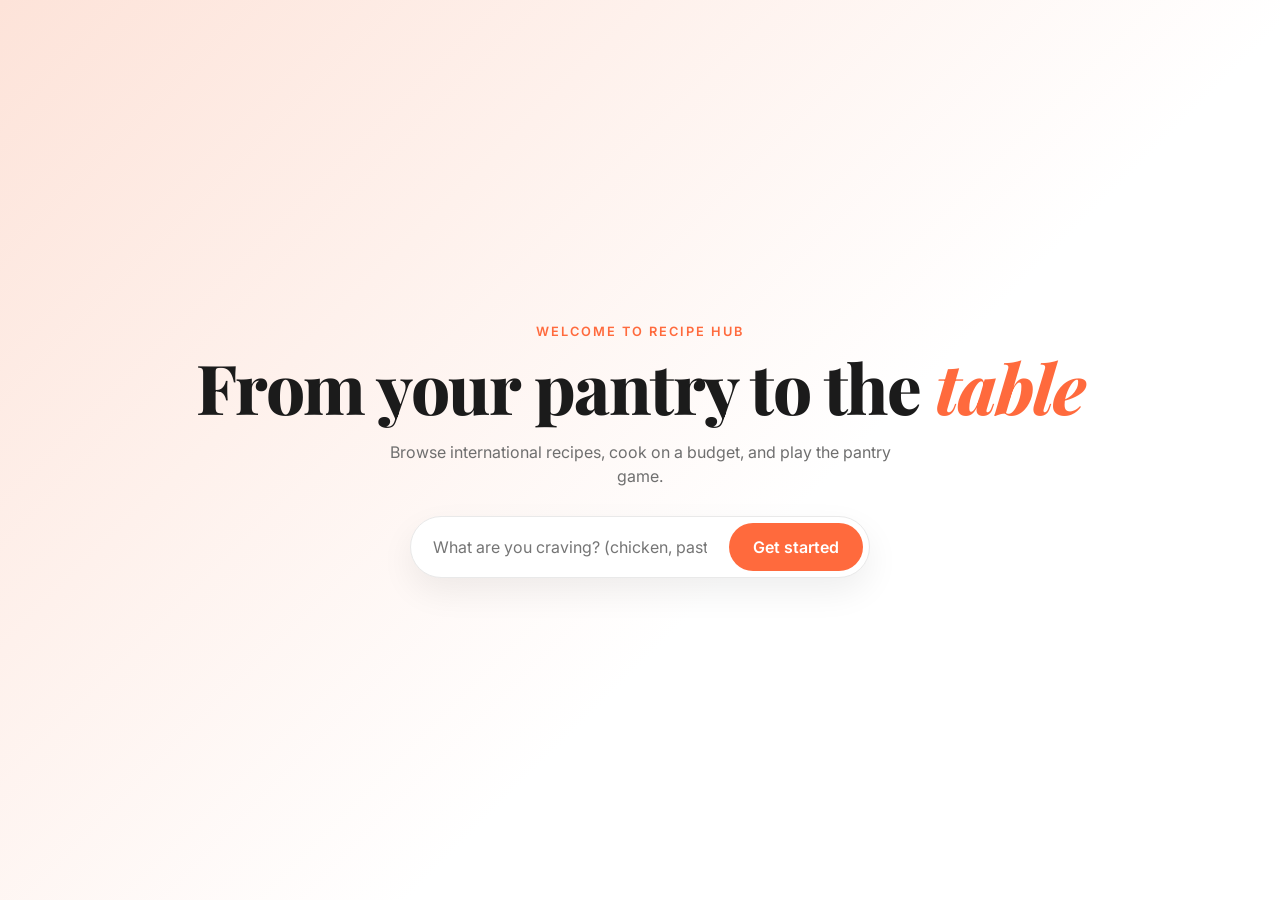
<file: site/index.html>
<!DOCTYPE html>
<html lang="en"><head><meta charset="UTF-8"><meta name="viewport" content="width=device-width, initial-scale=1.0">
<link rel="preconnect" href="https://fonts.googleapis.com"><link rel="preconnect" href="https://fonts.gstatic.com" crossorigin>
<link href="https://fonts.googleapis.com/css2?family=Inter:wght@400;500;600&family=Playfair+Display:ital,wght@0,600;0,800;1,600&display=swap" rel="stylesheet">
<link rel="stylesheet" href="css/theme.css"><link rel="stylesheet" href="css/game.css"><title>Recipe Hub - Welcome</title></head>
<body><section class="land"><div>
  <p class="kick">Welcome to Recipe Hub</p>
  <h1>From your pantry to the <em>table</em></h1>
  <p>Browse international recipes, cook on a budget, and play the pantry game.</p>
  <form class="pill" id="f"><input id="q" placeholder="What are you craving? (chicken, pasta...)"><button id="go">Get started</button></form>
</div></section>
<script>
  const loggedIn = !!localStorage.getItem("rp_token");
  if (loggedIn) document.getElementById("go").textContent = "Open the kitchen";
  document.getElementById("f").onsubmit = e => { e.preventDefault(); location.href = loggedIn ? "pages/home.html" : "pages/login.html"; };
</script></body></html>
</file>
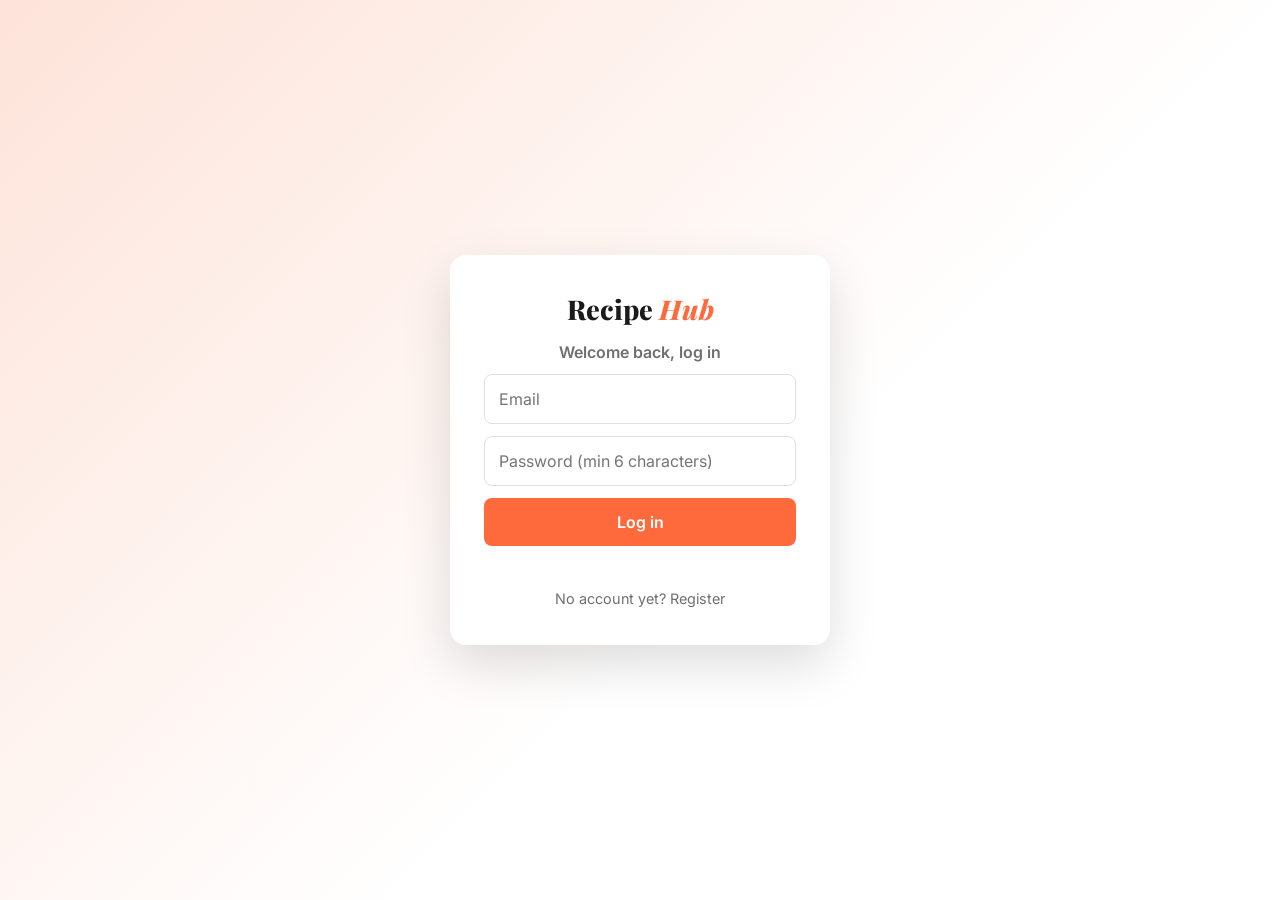
<file: site/pages/budget.html>
<!DOCTYPE html>
<html lang="en"><head><meta charset="UTF-8"><meta name="viewport" content="width=device-width, initial-scale=1.0">
<link rel="preconnect" href="https://fonts.googleapis.com"><link rel="preconnect" href="https://fonts.gstatic.com" crossorigin>
<link href="https://fonts.googleapis.com/css2?family=Inter:wght@400;500;600&family=Playfair+Display:ital,wght@0,600;0,800;1,600&display=swap" rel="stylesheet">
<link rel="stylesheet" href="../css/theme.css"><link rel="stylesheet" href="../css/game.css"><title>Budget Plate</title></head>
<body>
<main class="wrap">
  <nav class="nav" id="nav" aria-label="Budget"></nav>
  <section class="band rv"><h2>Eat well. Spend less.</h2>
    <div class="sbox"><input id="q" type="search" placeholder="Recipe or ingredient..." autocomplete="off"><input id="max" type="number" min="0" placeholder="Max ₱"><button id="go">Find</button></div></section>
  <h2 class="sec rv">Cheapest Picks</h2><section class="g3" id="top3"></section>
  <h2 class="sec rv" id="grid">All Budget Recipes <small id="count"></small></h2><section class="g3" id="all"></section>
  <div class="more"><button id="more">Load more</button></div>
</main>
<script src="../js/auth.js"></script><script src="../js/common.js"></script><script src="../js/pages/budget.js"></script>
</body></html>
</file>
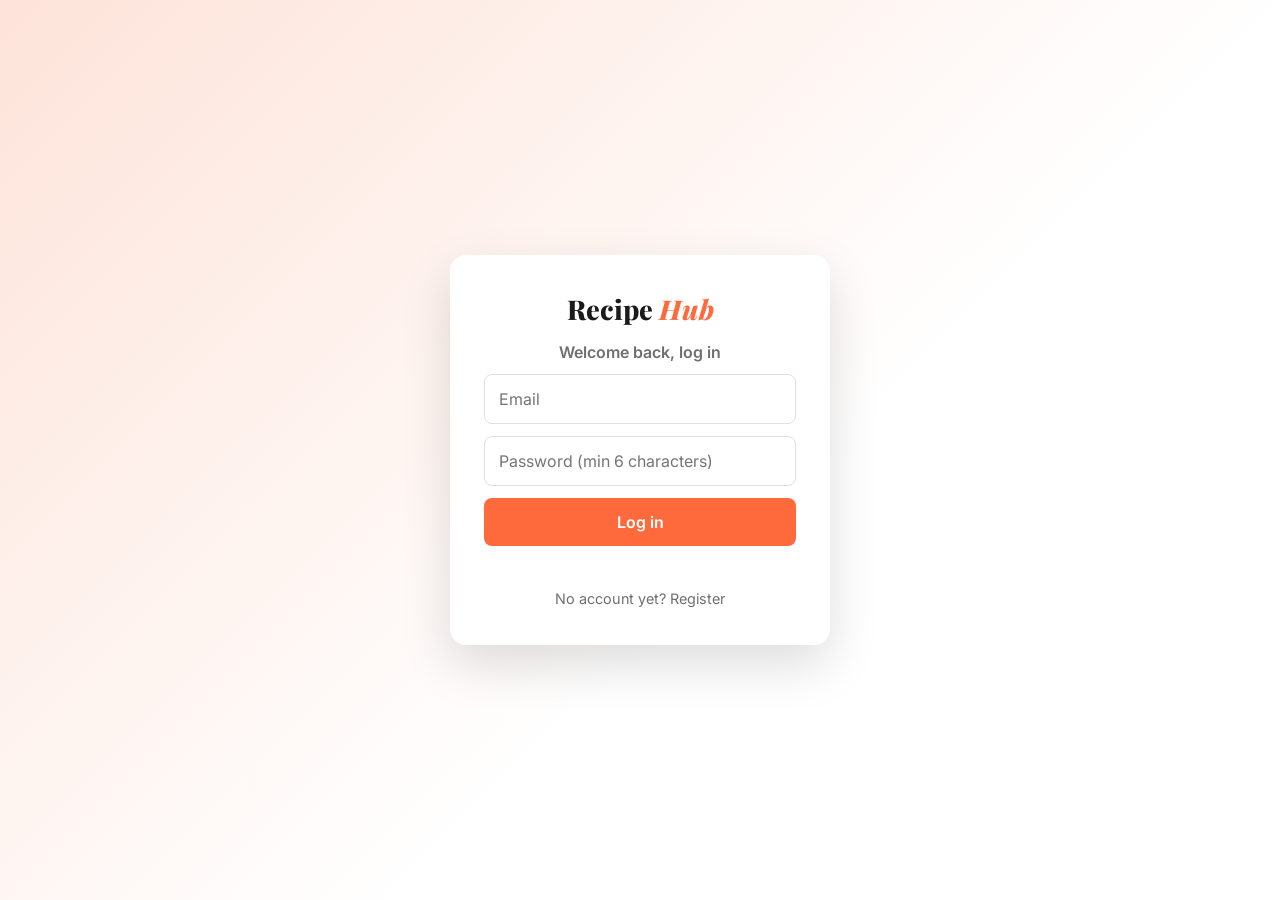
<file: site/pages/cook.html>
<!DOCTYPE html>
<html lang="en"><head><meta charset="UTF-8"><meta name="viewport" content="width=device-width, initial-scale=1.0">
<link rel="preconnect" href="https://fonts.googleapis.com"><link rel="preconnect" href="https://fonts.gstatic.com" crossorigin>
<link href="https://fonts.googleapis.com/css2?family=Inter:wght@400;500;600&family=Playfair+Display:ital,wght@0,600;0,800;1,600&display=swap" rel="stylesheet">
<link rel="stylesheet" href="../css/theme.css"><link rel="stylesheet" href="../css/game.css"><title>Cook step by step</title></head>
<body>
<main class="wrap" id="cook" style="max-width:760px;padding-top:30px">Loading...</main>
<script src="../js/auth.js"></script><script src="../js/common.js"></script><script src="../js/pages/cook.js"></script>
</body></html>
</file>
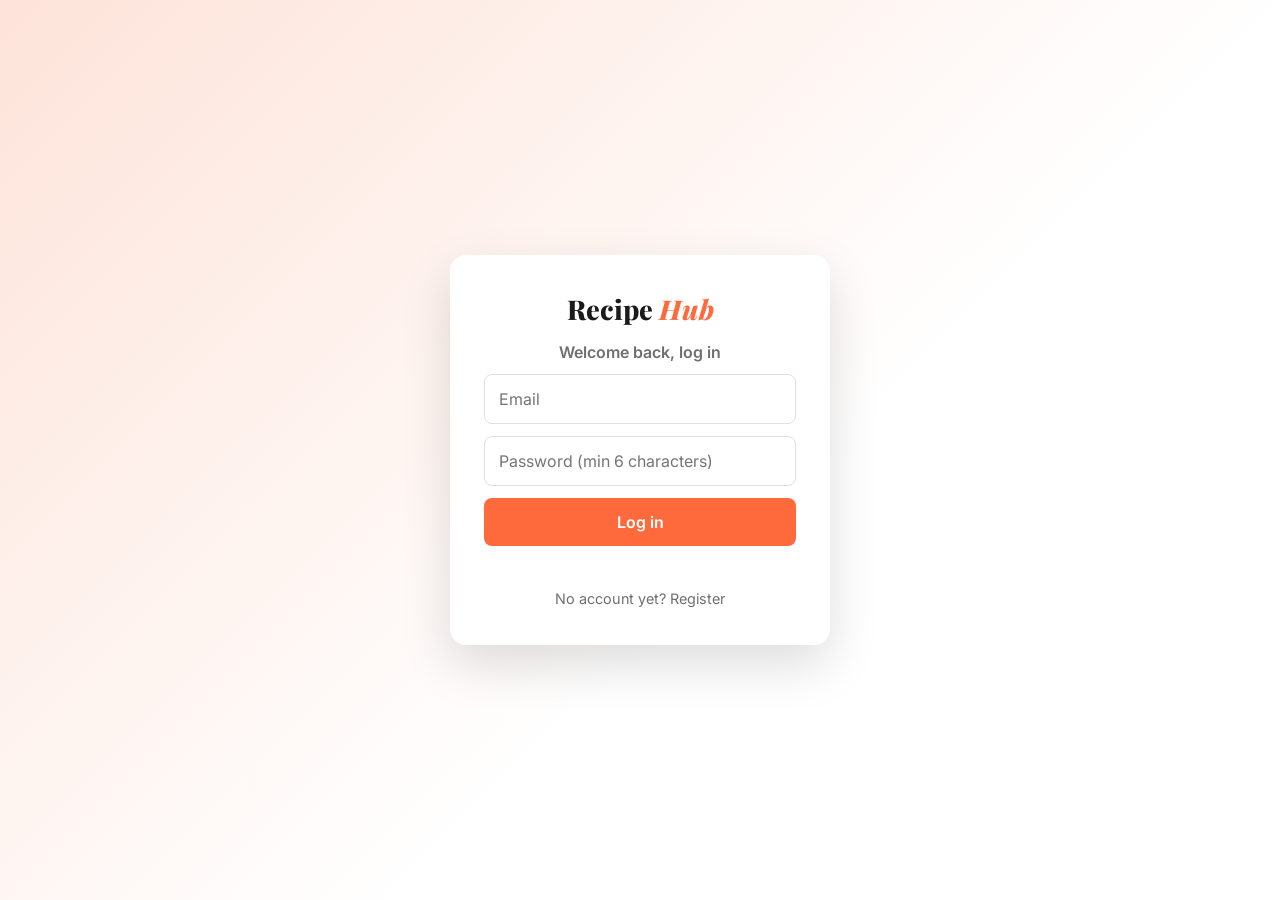
<file: site/pages/gallery.html>
<!DOCTYPE html>
<html lang="en"><head><meta charset="UTF-8"><meta name="viewport" content="width=device-width, initial-scale=1.0">
<link rel="preconnect" href="https://fonts.googleapis.com"><link rel="preconnect" href="https://fonts.gstatic.com" crossorigin>
<link href="https://fonts.googleapis.com/css2?family=Inter:wght@400;500;600&family=Playfair+Display:ital,wght@0,600;0,800;1,600&display=swap" rel="stylesheet">
<link rel="stylesheet" href="../css/theme.css"><link rel="stylesheet" href="../css/game.css"><title>Recipe Gallery</title></head>
<body>
<main class="wrap" style="padding-top:36px">
  <h1 style="font-size:2.4rem;margin:0">Recipe Gallery</h1>
  <p style="color:var(--mut);margin:6px 0 26px">Scroll or swipe through every dish. Tap one to see the recipe.</p>
  <div class="gal" id="gal">Loading...</div>
</main>
<script src="../js/auth.js"></script><script src="../js/common.js"></script><script src="../js/pages/gallery.js"></script>
</body></html>
</file>
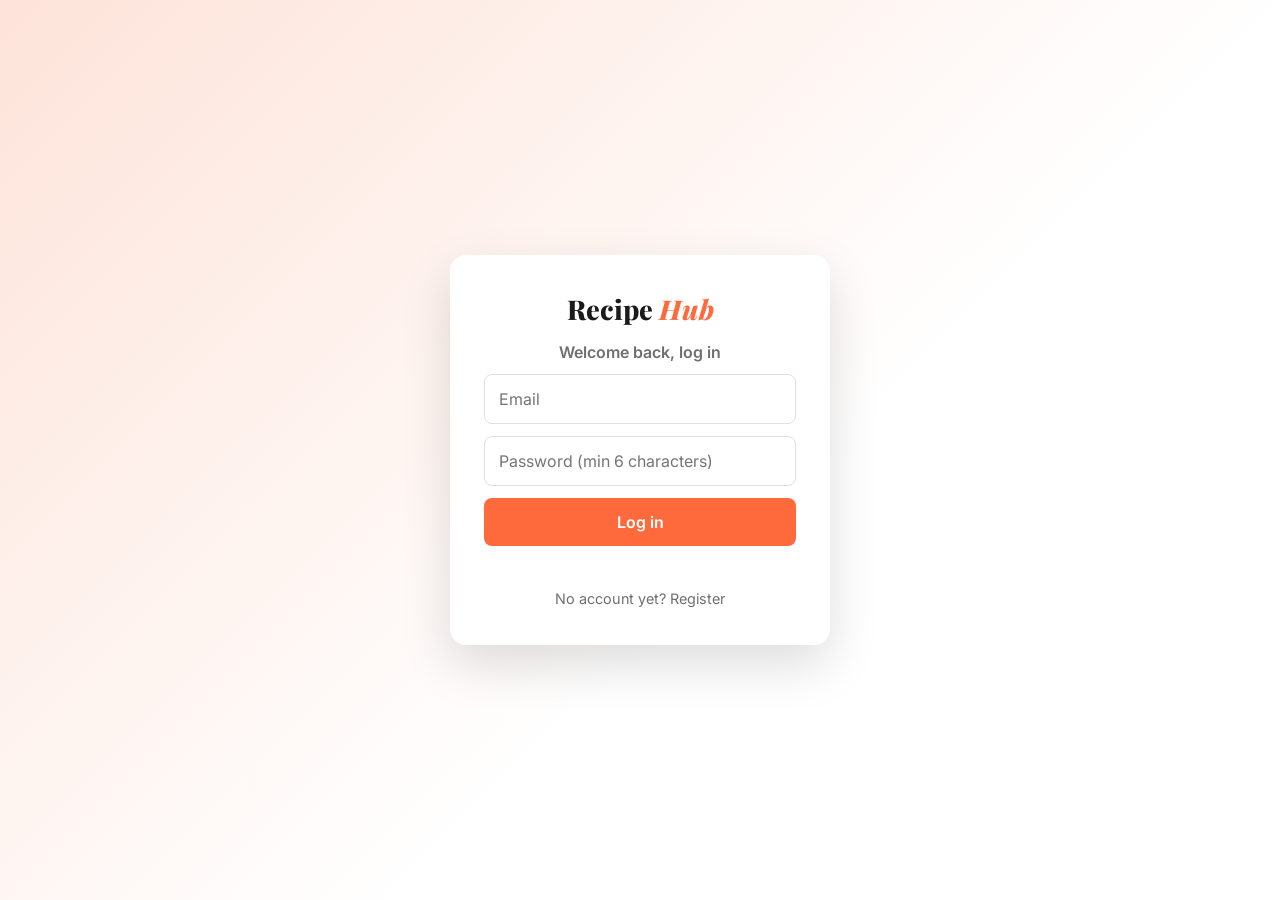
<file: site/pages/game.html>
<!DOCTYPE html>
<html lang="en"><head><meta charset="UTF-8"><meta name="viewport" content="width=device-width, initial-scale=1.0">
<link rel="preconnect" href="https://fonts.googleapis.com"><link rel="preconnect" href="https://fonts.gstatic.com" crossorigin>
<link href="https://fonts.googleapis.com/css2?family=Inter:wght@400;500;600&family=Playfair+Display:ital,wght@0,600;0,800;1,600&display=swap" rel="stylesheet">
<link rel="stylesheet" href="../css/theme.css"><link rel="stylesheet" href="../css/game.css"><title>Pantry Roulette</title></head>
<body>
<main class="wrap">
  <section class="band rv" style="margin-top:28px"><h2>Guess the ingredients, cook the recipe.</h2><p style="margin:0;color:var(--mut)">Pick a level, read the order, and choose the right ingredients from a shuffled pantry.</p></section>
  <h2 class="sec rv">Choose a level</h2><div class="g3" id="levels">Loading...</div>
  <section id="board" hidden><h2 class="sec">Your order</h2>
    <div class="ticket"><span class="tag" id="tCuisine"></span><h3 id="tName"></h3><p id="tDesc"></p><p class="need">Pick exactly <b id="tNeeds"></b> ingredients from the shuffled pantry.</p></div>
    <div id="pantry" class="pantry"></div>
    <div class="actions"><button id="cookBtn" type="button" class="btn">Cook it!</button><button id="newBtn" type="button" class="btn ghost">New random order</button><span id="picked">0 selected</span></div>
    <p id="feedback" role="status"></p></section>
</main>
<script src="../js/auth.js"></script><script src="../js/common.js"></script><script src="../js/pages/game.js"></script>
</body></html>
</file>
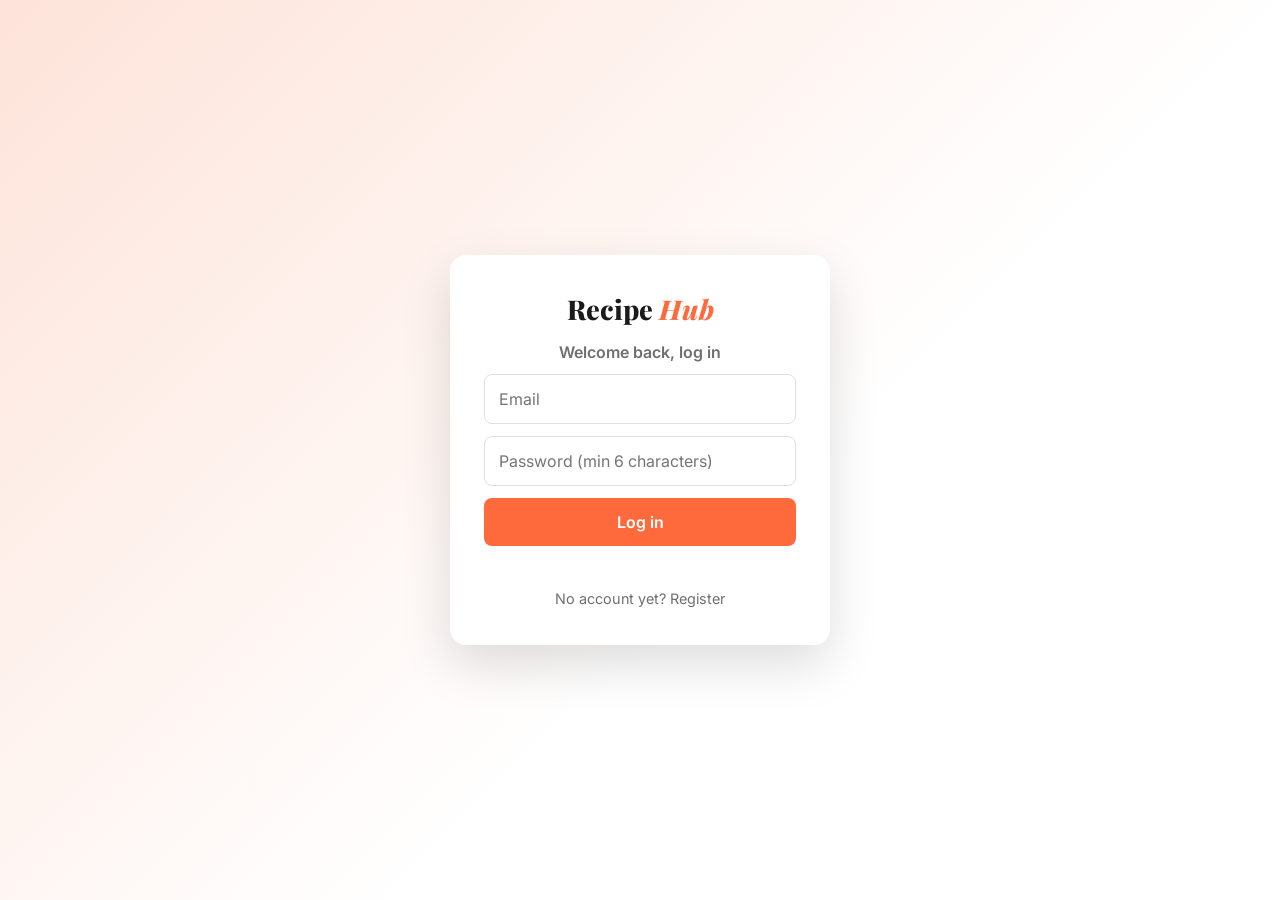
<file: site/pages/home.html>
<!DOCTYPE html>
<html lang="en"><head><meta charset="UTF-8"><meta name="viewport" content="width=device-width, initial-scale=1.0">
<link rel="preconnect" href="https://fonts.googleapis.com"><link rel="preconnect" href="https://fonts.gstatic.com" crossorigin>
<link href="https://fonts.googleapis.com/css2?family=Inter:wght@400;500;600&family=Playfair+Display:ital,wght@0,600;0,800;1,600&display=swap" rel="stylesheet">
<link rel="stylesheet" href="../css/theme.css"><link rel="stylesheet" href="../css/game.css"><title>Recipe Hub - Home</title></head>
<body>
<main class="wrap">
  <section class="hero"><div><p class="kick">A kitchen without borders</p><h1>Cook something <em>good</em> tonight</h1>
    <p>Filipino, Italian, Spanish, British, American and Chinese kitchens, with ingredients, steps and nutrition laid out plainly.</p>
    <button class="btn" id="browse" style="margin-top:22px">Browse recipes</button></div>
    <div class="wall" id="wall"></div></section>
  <nav class="nav" id="nav" aria-label="Cuisines"></nav>
  <section class="g3" id="top3"></section>
  <section class="band rv" id="search"><h2>Hungry? Find a recipe.</h2>
    <div class="sbox"><input id="q" type="search" placeholder="Recipe, ingredient or cuisine..." autocomplete="off"><button id="go">Search</button></div></section>
  <h2 class="sec rv">Latest Recipes</h2>
  <div class="cols"><div id="latest"></div>
    <aside><div class="about rv"><div class="av">🍳</div><h4>Cook something good tonight</h4><p>Recipes from six kitchens, with ingredients, steps and nutrition laid out plainly.</p></div>
      <h3 class="sec2 rv">Fresh Recipes</h3><div class="fresh" id="fresh"></div></aside></div>
  <h2 class="sec big rv">Curated Collections</h2><section class="g3" id="collections"></section>
  <h2 class="sec rv" id="grid">All Recipes <small id="count"></small></h2><section class="g3" id="all"></section>
  <div class="more"><button id="more">Load more</button></div>
</main>
<script src="../js/auth.js"></script><script src="../js/common.js"></script><script src="../js/pages/home.js"></script>
</body></html>
</file>
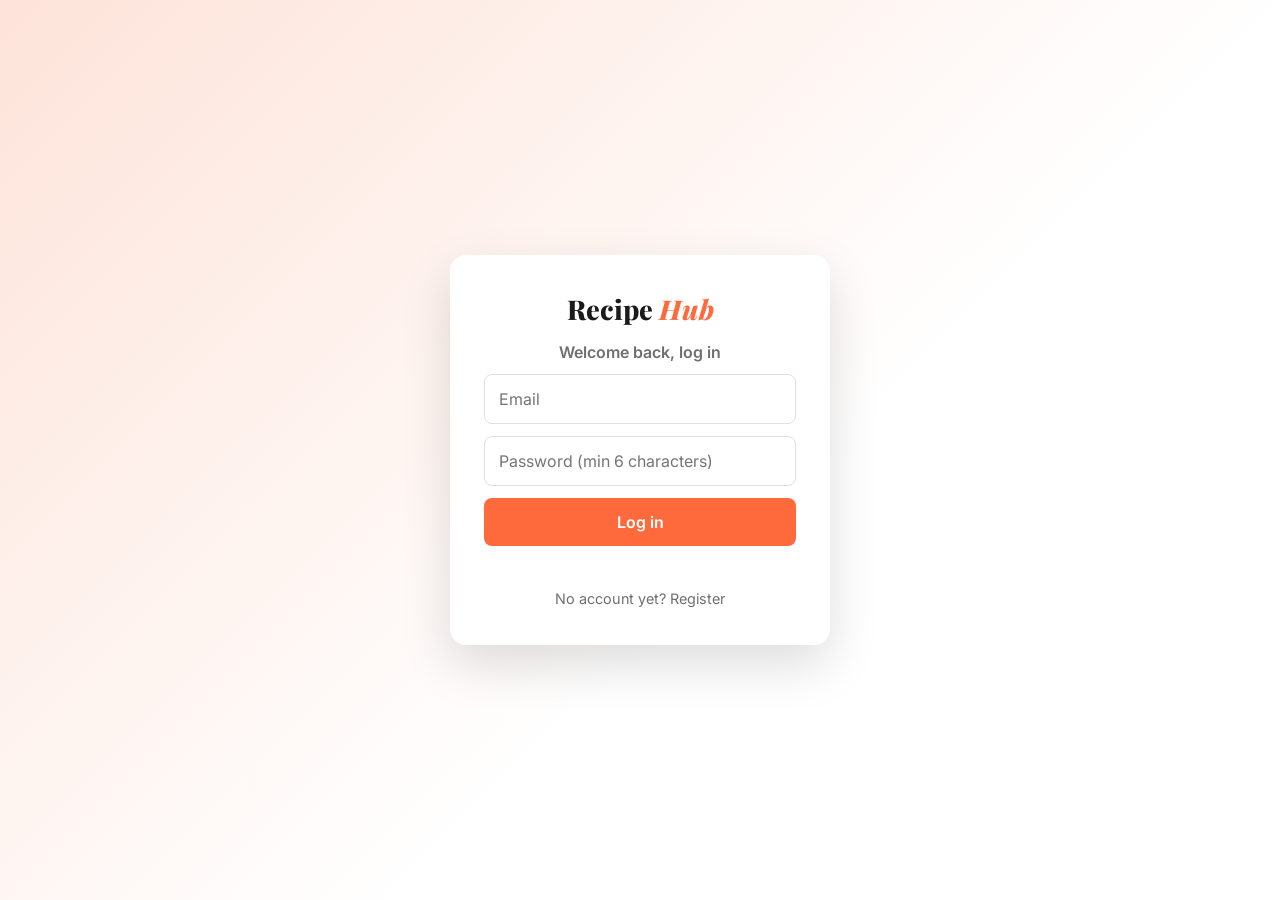
<file: site/pages/login.html>
<!DOCTYPE html>
<html lang="en"><head><meta charset="UTF-8"><meta name="viewport" content="width=device-width, initial-scale=1.0">
<link rel="preconnect" href="https://fonts.googleapis.com"><link rel="preconnect" href="https://fonts.gstatic.com" crossorigin>
<link href="https://fonts.googleapis.com/css2?family=Inter:wght@400;500;600&family=Playfair+Display:ital,wght@0,600;0,800;1,600&display=swap" rel="stylesheet">
<link rel="stylesheet" href="../css/theme.css"><link rel="stylesheet" href="../css/game.css"><title>Log in</title></head>
<body><div class="login"><form id="f">
  <a class="logo" href="../index.html">Recipe <em>Hub</em></a>
  <h2 id="title">Welcome back, log in</h2>
  <input id="name" placeholder="Your name" hidden>
  <input id="email" type="email" placeholder="Email" required>
  <input id="password" type="password" placeholder="Password (min 6 characters)" required minlength="6">
  <button class="btn" id="go">Log in</button>
  <div class="msg" id="msg"></div>
  <button type="button" class="lnk" id="toggle">No account yet? Register</button>
</form></div>
<script>
  const $ = id => document.getElementById(id);
  let signup = false;
  if (localStorage.getItem("rp_token")) location.replace("home.html");
  function mode(on) {
    signup = on;
    $("title").textContent = on ? "Create your account" : "Welcome back, log in";
    $("go").textContent = on ? "Register" : "Log in";
    $("name").hidden = !on; $("msg").textContent = "";
    $("toggle").textContent = on ? "Have an account? Log in" : "No account yet? Register";
  }
  $("toggle").onclick = () => mode(!signup);
  $("f").onsubmit = async e => {
    e.preventDefault(); $("msg").className = "msg"; $("msg").textContent = ""; $("go").disabled = true;
    try {
      const res = await fetch(signup ? "/api/auth/register" : "/api/auth/login", { method: "POST", headers: { "Content-Type": "application/json" },
        body: JSON.stringify({ email: $("email").value, password: $("password").value, name: $("name").value }) });
      const data = await res.json().catch(() => ({}));
      if (!res.ok) throw new Error(data.detail || "Something went wrong");
      if (signup) { mode(false); $("msg").className = "msg ok"; $("msg").textContent = data.message; }
      else { localStorage.setItem("rp_token", data.access_token); localStorage.setItem("rp_user", JSON.stringify(data.user)); location.href = "home.html"; }
    } catch (err) { $("msg").textContent = err.message; }
    $("go").disabled = false;
  };
</script></body></html>
</file>
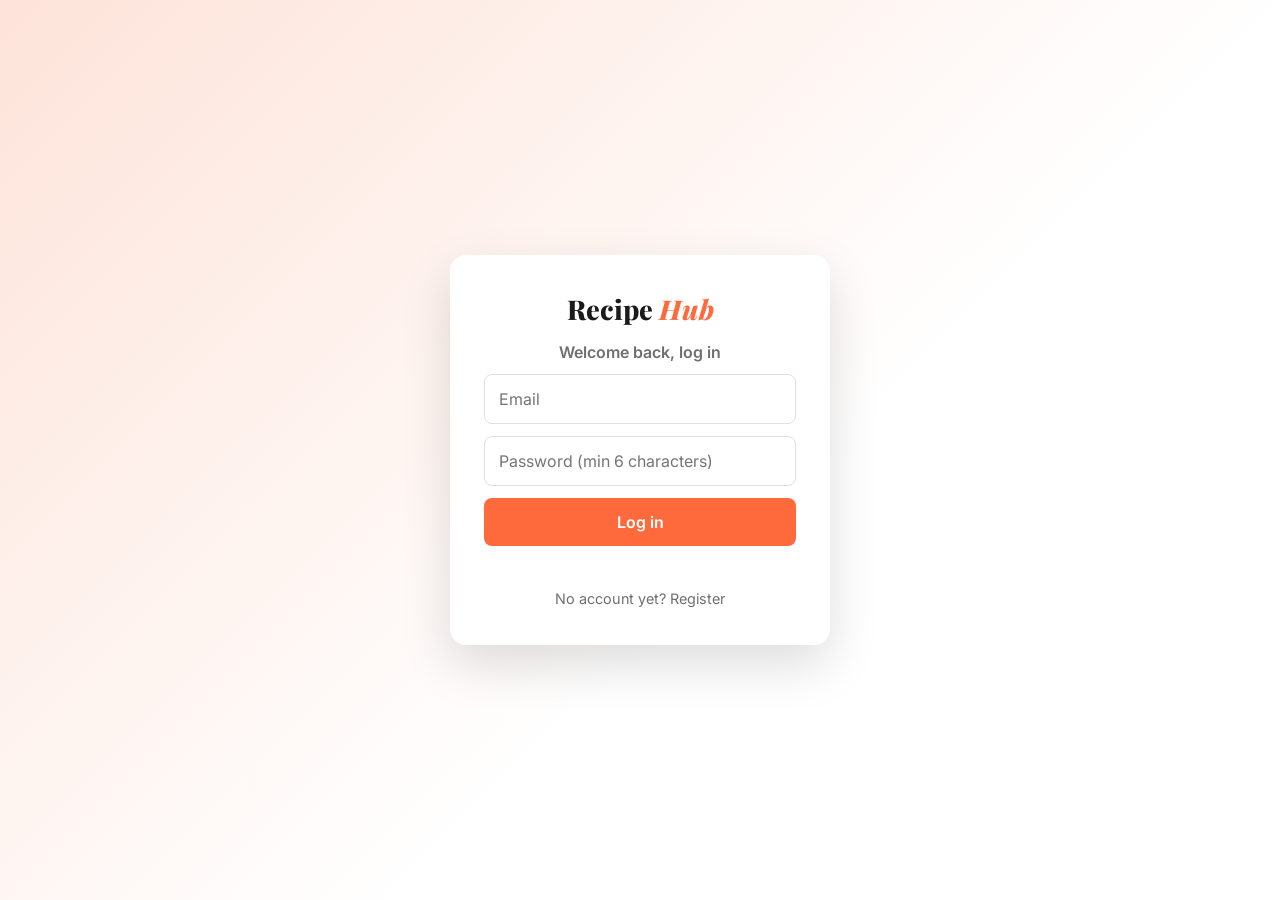
<file: site/pages/profile.html>
<!DOCTYPE html>
<html lang="en"><head><meta charset="UTF-8"><meta name="viewport" content="width=device-width, initial-scale=1.0">
<link rel="preconnect" href="https://fonts.googleapis.com"><link rel="preconnect" href="https://fonts.gstatic.com" crossorigin>
<link href="https://fonts.googleapis.com/css2?family=Inter:wght@400;500;600&family=Playfair+Display:ital,wght@0,600;0,800;1,600&display=swap" rel="stylesheet">
<link rel="stylesheet" href="../css/theme.css"><link rel="stylesheet" href="../css/game.css"><title>My profile</title></head>
<body>
<main class="wrap"><div class="pcard" id="p">Loading...</div></main>
<script src="../js/auth.js"></script><script src="../js/common.js"></script><script src="../js/pages/profile.js"></script>
</body></html>
</file>
<file: site/css/theme.css>
:root{--ink:#1b1b1b;--mut:#6f6f6f;--acc:#ff6a3d;--peach:#fde3d9;--line:#e9e9e9;--r:10px}
*{box-sizing:border-box}html{scroll-behavior:smooth}
body{margin:0;font-family:Inter,system-ui,sans-serif;color:var(--ink);background:#fff;line-height:1.5}
h1,h2,h3,h4,.logo{font-family:"Playfair Display",Georgia,serif;margin:0}
button{font:inherit;cursor:pointer}img{display:block;width:100%;height:100%;object-fit:cover}
.wrap{max-width:1100px;margin:0 auto;padding:0 20px}
/* header */
.hd{position:sticky;top:0;z-index:20;background:#fff;border-bottom:1px solid var(--line);transition:box-shadow .3s}
.hd.sc{box-shadow:0 6px 20px #0001}
.hd-in{display:flex;align-items:center;justify-content:space-between;padding-top:14px;padding-bottom:10px;transition:padding .3s}
.hd.sc .hd-in{padding-top:8px;padding-bottom:6px}
.logo{font-size:1.7rem;font-weight:800;text-decoration:none;color:var(--ink)}.logo em{color:var(--acc)}
.ic{width:40px;height:40px;border:0;background:none;font-size:1.1rem}
.nav{display:flex;gap:6px;overflow-x:auto;padding-bottom:10px;scrollbar-width:none}
.nav button{border:0;background:none;padding:6px 14px;border-radius:999px;font-size:.85rem;white-space:nowrap;color:var(--mut)}
.nav button:hover{color:var(--ink)}.nav button.on{background:var(--ink);color:#fff}
/* cards */
.g3{display:grid;grid-template-columns:repeat(3,1fr);gap:20px;margin:24px 0}
.card{cursor:pointer}.card h3{font-size:1.05rem;margin:6px 0 2px}
.ph{position:relative;aspect-ratio:4/3;overflow:hidden;border-radius:var(--r);background:linear-gradient(135deg,#ffd9c7,#ffe9b8)}
.ph[data-c=Filipino]{background:linear-gradient(135deg,#ffd0a8,#ff9f68)}.ph[data-c=Italian]{background:linear-gradient(135deg,#cfe8c4,#f3b7a8)}
.ph[data-c=Spanish]{background:linear-gradient(135deg,#ffe29a,#ff9d7a)}.ph[data-c=British]{background:linear-gradient(135deg,#c9d6f2,#e7c9d6)}
.ph[data-c=American]{background:linear-gradient(135deg,#ffc9c9,#c9d9ff)}.ph[data-c=Chinese]{background:linear-gradient(135deg,#ffb7a1,#ffe08a)}
.ph::before{content:attr(data-i);position:absolute;inset:0;display:grid;place-items:center;font:800 3.5rem "Playfair Display",serif;color:#fff9}
.ph img{position:absolute;inset:0;transition:transform .6s cubic-bezier(.2,.7,.2,1)}
.card:hover .ph img,.li:hover .ph img,.fr:hover img{transform:scale(1.08)}
.st{color:var(--acc);font-size:.8rem;letter-spacing:1px}.cb small,.li small{color:var(--mut)}
/* band */
.band{background:var(--peach);border-radius:var(--r);padding:28px;display:flex;gap:20px;align-items:center;justify-content:space-between;flex-wrap:wrap;margin:36px 0}
.band h2{font-size:1.5rem}.sbox{display:flex;gap:8px;flex:1;min-width:260px;max-width:460px}
.sbox input{flex:1;padding:12px 14px;border:1px solid #fff;border-radius:8px;font:inherit}
.sbox button,.more button{background:var(--acc);color:#fff;border:0;border-radius:8px;padding:12px 22px;font-weight:600;transition:transform .15s,filter .2s}
.sbox button:hover,.more button:hover{filter:brightness(.92)}.sbox button:active,.more button:active{transform:scale(.96)}
/* sections */
.sec{font-size:1.4rem;margin:40px 0 18px;padding-bottom:8px;border-bottom:1px solid var(--line)}.sec.big{font-size:1.9rem}.sec small{font:500 .85rem Inter;color:var(--mut)}
.sec2{font-size:1.2rem;margin:28px 0 14px}
.cols{display:grid;grid-template-columns:1fr 300px;gap:32px}
.feat{cursor:pointer;border:1px solid var(--line);border-radius:var(--r);overflow:hidden;margin-bottom:24px}
.feat .ph{aspect-ratio:16/9;border-radius:0}.feat .cb{padding:18px}.feat h3{font-size:1.5rem}.feat p{color:var(--mut)}
.li{display:grid;grid-template-columns:42% 1fr;gap:18px;align-items:center;margin-bottom:22px;cursor:pointer}.li h3{font-size:1.1rem}
.about{border:1px solid var(--line);border-radius:var(--r);padding:22px;text-align:center}
.av{width:64px;height:64px;margin:0 auto 10px;border-radius:50%;background:var(--peach);display:grid;place-items:center;font-size:1.8rem}
.about p{font-size:.85rem;color:var(--mut)}
.fresh{display:grid;grid-template-columns:1fr 1fr;gap:12px}.fr{cursor:pointer;font-size:.72rem;text-align:center}.fr .ph{aspect-ratio:1;margin-bottom:4px}
/* collections */
.col{cursor:pointer;border:1px solid var(--line);border-radius:var(--r);overflow:hidden;text-align:center;padding-bottom:16px;transition:transform .3s,box-shadow .3s}
.col:hover{transform:translateY(-4px);box-shadow:0 12px 24px #0001}.col .ph{border-radius:0}.col h3{margin:12px 0 6px}
.col span{font-size:.75rem;border:1px solid var(--ink);padding:2px 10px;border-radius:4px}
.more{text-align:center;margin:10px 0 50px}.more[hidden]{display:none}
.empty{grid-column:1/-1;text-align:center;color:var(--mut);padding:40px 0}
/* footer */
.ft{background:#f7f7f7;padding:36px 0;text-align:center;color:var(--mut);font-size:.85rem}
/* modal */
.ov{position:fixed;inset:0;background:#000a;display:flex;align-items:flex-end;justify-content:center;opacity:0;pointer-events:none;transition:opacity .3s;z-index:50}
.ov.open{opacity:1;pointer-events:auto}
.md{background:#fff;width:100%;max-width:600px;max-height:88vh;overflow:auto;border-radius:18px 18px 0 0;padding:30px;position:relative;transform:translateY(40px);transition:transform .4s cubic-bezier(.2,.7,.2,1)}
.ov.open .md{transform:none}
@media(min-width:640px){.ov{align-items:center}.md{border-radius:18px}}
.x{position:absolute;top:12px;right:14px;width:36px;height:36px;border:0;border-radius:50%;background:#f1f1f1;font-size:1.4rem}
.md h3{font-size:1.7rem;margin:6px 0 10px}.md h4{color:var(--acc);margin:20px 0 8px;font:600 .85rem Inter;text-transform:uppercase;letter-spacing:1px}
.chips span{display:inline-block;background:#f4f4f4;border-radius:999px;padding:4px 12px;margin:0 6px 6px 0;font-size:.8rem}
.nut{display:grid;grid-template-columns:repeat(auto-fit,minmax(80px,1fr));gap:8px}.nut div{background:#f7f7f7;border-radius:8px;padding:8px;text-align:center}.nut b{display:block}.nut small{color:var(--mut)}
.md li{margin-bottom:4px}
/* animation */
.rv{opacity:0;transform:translateY(22px);transition:opacity .6s ease,transform .6s ease;transition-delay:var(--d,0ms)}.rv.in{opacity:1;transform:none}
.intro{animation:up .7s both;animation-delay:var(--d,0ms)}@keyframes up{from{opacity:0;transform:translateY(18px)}}
@media(prefers-reduced-motion:reduce){*{animation:none!important;transition:none!important}.rv{opacity:1;transform:none}html{scroll-behavior:auto}}
/* responsive */
@media(max-width:900px){.g3{grid-template-columns:repeat(2,1fr)}.cols{grid-template-columns:1fr}.fresh{grid-template-columns:repeat(3,1fr)}}
@media(max-width:560px){.g3{grid-template-columns:1fr}.li{grid-template-columns:38% 1fr;gap:12px}.fresh{grid-template-columns:repeat(2,1fr)}.band{padding:20px}.logo{font-size:1.35rem}}
/* shared extras for budget + game pages */
.sbox input[type=number]{flex:0 0 150px;min-width:0}
.price{font-weight:600;color:var(--ink)}
.chips b{font-weight:600}

/* ===== app shell: navbar, cookbook dropdown, footer ===== */
.hd-in{flex-wrap:wrap;gap:8px}
.tabs{display:flex;gap:4px;flex-wrap:wrap}
.tabs a{padding:8px 14px;border-radius:999px;color:var(--mut);text-decoration:none;font-weight:500;font-size:.88rem;white-space:nowrap;transition:background .25s,color .25s}
.tabs a:hover{color:var(--ink)}.tabs a.on{background:var(--ink);color:#fff}
.who{display:flex;align-items:center;gap:8px;font-size:.85rem;color:var(--mut);position:relative}
.role{padding:2px 10px;border-radius:12px;font-size:.72rem;color:#fff;background:#6c7f55}.role.admin{background:var(--acc)}.role.editor{background:#b8860b}
.out,.ckbtn{background:#fff;border:1px solid var(--line);border-radius:999px;padding:7px 14px;font-size:.82rem;color:var(--ink)}
.out:hover,.ckbtn:hover{background:#f4f4f4}
.ckbtn{position:relative}.ckn{position:absolute;top:-6px;right:-6px;min-width:20px;height:20px;border-radius:10px;background:var(--acc);color:#fff;font-size:.7rem;display:grid;place-items:center}
.ckpop{display:none;position:absolute;right:0;top:46px;width:280px;background:#fff;border:1px solid var(--line);border-radius:12px;box-shadow:0 14px 34px #0002;padding:8px;z-index:60}
.ckpop.open{display:block;animation:up .25s both}.ckpop p{margin:8px;color:var(--mut);font-size:.85rem}
.ckrow{display:flex;justify-content:space-between;align-items:center;gap:8px;padding:8px;border-radius:8px}.ckrow:hover{background:#f6f6f6}
.ckrow a{color:var(--ink);text-decoration:none;font-size:.88rem;overflow:hidden;text-overflow:ellipsis;white-space:nowrap}
.ckrow button{border:0;background:none;font-size:1.1rem;color:var(--mut)}.ckrow button:hover{color:#b3261e}
@media(max-width:700px){.who .nm{display:none}.tabs{order:3;width:100%;overflow-x:auto}}
.ft form{display:flex;gap:6px;max-width:380px;margin:14px auto;background:#fff;border:1px solid var(--line);border-radius:999px;padding:5px}
.ft form input{flex:1;min-width:0;border:0;background:none;padding:8px 14px;font:inherit;outline:0}
.ft form button{border:0;border-radius:999px;background:var(--ink);color:#fff;padding:8px 18px;font-weight:600}
/* ===== landing + login ===== */
.land,.login{min-height:100vh;display:grid;place-items:center;padding:24px;text-align:center;background:linear-gradient(135deg,#fde3d9,#fff 60%)}
.land h1{font-size:clamp(2.4rem,7vw,4.3rem);font-weight:800;letter-spacing:-1.5px;line-height:1.05;margin:10px 0 16px}.land h1 em{color:var(--acc)}
.land .kick{color:var(--acc);font-weight:600;letter-spacing:2px;text-transform:uppercase;font-size:.8rem}.land p{color:var(--mut);max-width:520px;margin:0 auto}
.pill{display:flex;gap:6px;max-width:460px;margin:28px auto 0;background:#fff;border:1px solid var(--line);border-radius:999px;padding:6px;box-shadow:0 14px 34px #0001}
.pill input{flex:1;min-width:0;border:0;background:none;padding:10px 16px;font:inherit;outline:0}
.pill button{border:0;border-radius:999px;background:var(--acc);color:#fff;padding:12px 24px;font-weight:600;transition:transform .15s,filter .2s}.pill button:hover{filter:brightness(.92)}.pill button:active{transform:scale(.95)}
.login form{background:#fff;padding:34px;border-radius:16px;width:min(380px,92vw);box-shadow:0 20px 50px #0002;display:grid;gap:12px;animation:up .6s both;text-align:left}
.login .logo{text-align:center;display:block}.login h2{text-align:center;font:600 1rem Inter;color:var(--mut)}
.login input{padding:12px 14px;font:inherit;border-radius:8px;border:1px solid #e0e0e0}.login input:focus{outline:2px solid var(--acc);border-color:transparent}
.login .btn{width:100%}.login .lnk{background:none;border:0;color:var(--mut);font-size:.9rem}.msg{min-height:1.2em;font-size:.9rem;color:#b3261e}.msg.ok{color:#2e7d32}
/* ===== home hero ===== */
.hero{display:grid;grid-template-columns:1fr 1fr;gap:40px;align-items:center;padding:56px 0 20px}
.hero h1{font-size:clamp(2.4rem,6vw,4rem);font-weight:800;letter-spacing:-1.5px;line-height:1.05;margin:8px 0 14px}.hero h1 em{color:var(--acc)}
.hero p{color:var(--mut);max-width:440px}.hero .kick{color:var(--acc);font-weight:600;letter-spacing:2px;text-transform:uppercase;font-size:.8rem}
.wall{display:grid;grid-template-columns:repeat(3,1fr);gap:12px}
.wall button{border:0;padding:0;background:none;border-radius:16px;overflow:hidden;transition:transform .5s cubic-bezier(.2,.7,.2,1)}
.wall button:first-child{grid-column:span 2;grid-row:span 2}.wall button:hover{transform:rotate(-2deg) scale(1.05)}
@media(max-width:900px){.hero{grid-template-columns:1fr}}
/* ===== gallery / cook steps / profile ===== */
.gal{display:flex;gap:20px;overflow-x:auto;scroll-snap-type:x mandatory;padding:0 0 24px}
.gal article{flex:0 0 280px;scroll-snap-align:center;cursor:pointer}.gal h3{margin:10px 0 2px;font-size:1.1rem}.gal small{color:var(--mut)}
.gal .ph{transition:transform .5s,box-shadow .5s}.gal article:hover .ph{transform:translateY(-4px);box-shadow:0 14px 28px #0002}
.ing{border:1px solid var(--line);border-radius:16px;padding:22px;margin:22px 0}.ing ul{display:grid;grid-template-columns:repeat(auto-fit,minmax(200px,1fr));gap:6px;list-style:none;padding:0;margin:12px 0 0}
.ing li::before{content:"● ";color:var(--acc)}
.hiw{list-style:none;padding:0;margin:26px 0}.hiw li{display:flex;gap:16px;margin-bottom:20px}
.hiw b{flex:0 0 36px;height:36px;border-radius:50%;background:#059669;color:#fff;display:grid;place-items:center}.hiw p{margin:2px 0 0;color:var(--mut)}
.cta-g{background:#059669;color:#fff;border:0;border-radius:999px;padding:14px 32px;font-weight:600;transition:transform .15s,background .2s}.cta-g:hover{background:#047857}.cta-g:active{transform:scale(.95)}
.pcard{max-width:560px;margin:40px auto;border:1px solid var(--line);border-radius:24px;padding:32px;text-align:center;box-shadow:0 8px 24px #0000000d}
.pav{width:80px;height:80px;margin:0 auto 10px;border-radius:50%;background:var(--peach);color:var(--acc);display:grid;place-items:center;font:700 2rem "Playfair Display",serif}
.pst{display:grid;grid-template-columns:repeat(4,1fr);gap:8px;margin:22px 0}.pst div{background:#f6f6f6;border-radius:12px;padding:12px}.pst b{display:block;font-size:1.3rem}.pst small{color:var(--mut)}
.ptabs{display:flex;justify-content:center;gap:4px;margin-bottom:12px}.ptabs button{border:0;background:none;padding:7px 16px;border-radius:999px;color:var(--mut)}.ptabs button.on{background:var(--ink);color:#fff}
.plist{list-style:none;padding:0;margin:0;text-align:left}.plist a{display:flex;justify-content:space-between;border:1px solid var(--line);border-radius:10px;padding:12px;margin-bottom:8px;color:var(--ink);text-decoration:none;font-size:.9rem;transition:background .2s}.plist a:hover{background:#f6f6f6}.plist span{color:var(--mut)}
.wrap>.nav{padding-top:14px}
</file>
<file: site/css/game.css>
.level{background:#fff;border:1px solid var(--line);border-radius:var(--r);padding:20px;text-align:left;cursor:pointer;color:var(--ink);transition:transform .3s,box-shadow .3s,border-color .3s}
.level:hover:not([disabled]){transform:translateY(-4px);box-shadow:0 12px 24px #0001}
.level.active{border-color:var(--acc);box-shadow:0 0 0 2px var(--acc) inset}
.level[disabled]{opacity:.5;cursor:not-allowed}
.level strong{font:600 1.2rem "Playfair Display",serif;display:block}.level small{display:block;color:var(--mut);margin-top:4px}
.ticket{background:var(--peach);border-radius:var(--r);padding:22px;margin-bottom:20px;animation:up .5s both}
.ticket h3{font-size:1.6rem;margin:6px 0}.ticket p{margin:4px 0}.tag{font-size:.75rem;text-transform:uppercase;letter-spacing:1px;color:var(--mut)}
.pantry{display:flex;flex-wrap:wrap;gap:10px}
.chip{padding:12px 20px;border-radius:999px;border:1.5px solid var(--ink);background:#fff;color:var(--ink);font-size:1rem;text-transform:capitalize;transition:background .2s,color .2s,transform .15s}
.chip:hover{transform:translateY(-2px)}.chip.on{background:var(--ink);color:#fff}
.chip.pop{animation:pop .4s cubic-bezier(.2,.9,.3,1.3) backwards}
@keyframes pop{from{transform:scale(.3) rotate(-10deg);opacity:0}}
.actions{display:flex;gap:12px;align-items:center;margin-top:22px;flex-wrap:wrap}.actions span{color:var(--mut)}
.btn{background:var(--acc);color:#fff;border:0;border-radius:8px;padding:12px 26px;font-weight:600;transition:transform .15s,filter .2s}
.btn:hover{filter:brightness(.92)}.btn:active{transform:scale(.96)}.btn.ghost{background:#fff;color:var(--ink);border:1px solid var(--line)}
#feedback{min-height:1.5em;font-weight:600;color:var(--acc)}
</file>
